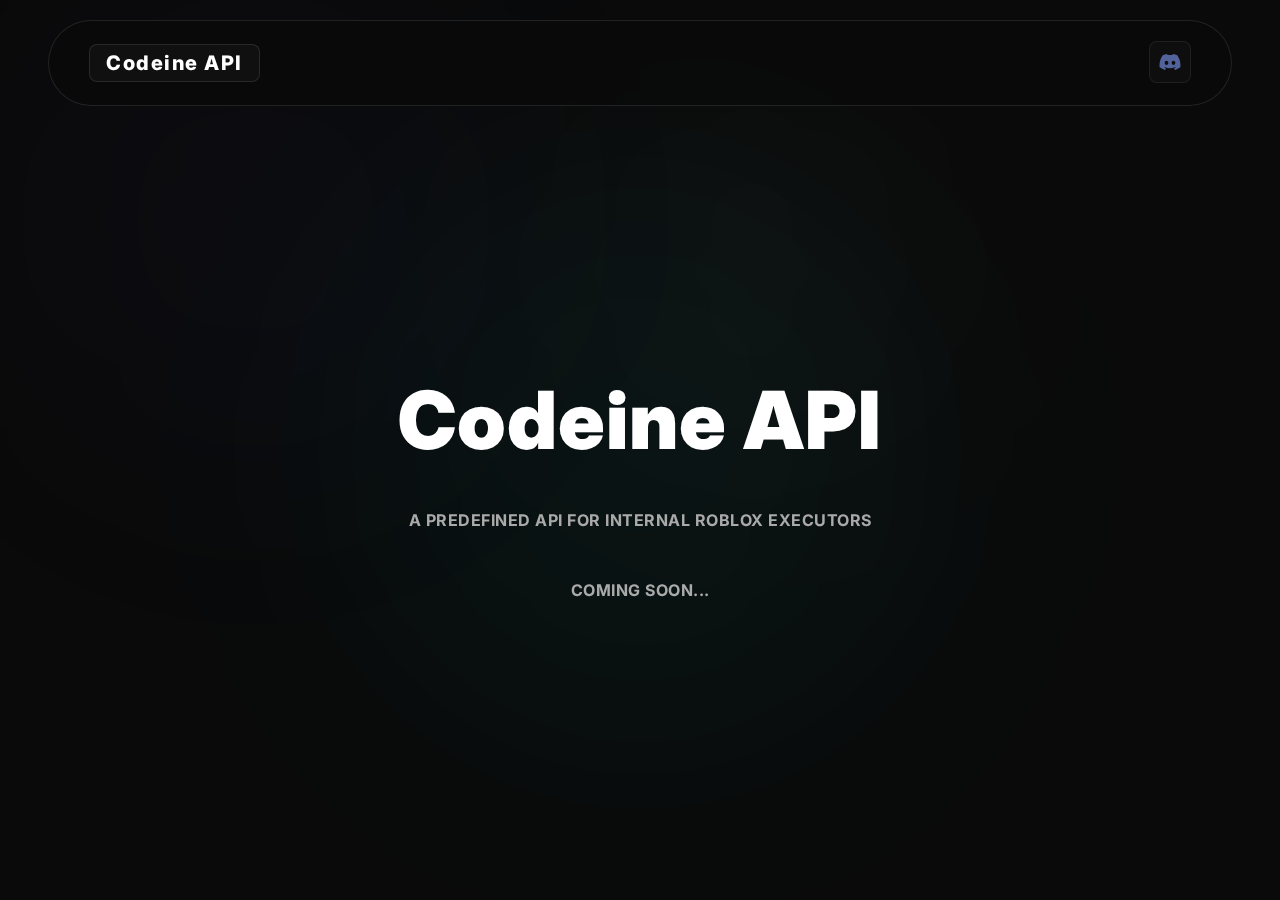
<file: index.html>
<!DOCTYPE html>
<html lang="en">
<head>
    <meta charset="UTF-8">
    <meta name="viewport" content="width=device-width, initial-scale=1.0">
    <title>Codeine API</title>
    <link rel="stylesheet" href="styles.css">
    <link href="https://fonts.googleapis.com/css2?family=Inter:wght@400;700;800;900&display=swap" rel="stylesheet">
    <style>
        /* Body and Basic Styles */
        body {
            font-family: 'Inter', sans-serif;
            margin: 0;
            padding: 0;
            color: white;
            display: flex;
            justify-content: center;
            align-items: center;
            min-height: 100vh;
            overflow: hidden;
        }

        /* Header Styles */
        .header-container {
            position: absolute;
            top: 20px;
            left: 50%;
            transform: translateX(-50%);
            z-index: 10;
        }

        .header {
            display: flex;
            align-items: center;
            gap: 10px; /* Reduced gap to make the logo smaller */
        }

        .logo {
            font-size: 20px; /* Reduced size of the logo text */
            font-weight: 800;
            color: white;
            text-decoration: none;
            letter-spacing: 1.5px;
        }

        .discord-icon {
            width: 24px;
            height: 24px;
            fill: #7289da;
            transition: all 0.3s ease;
        }

        .discord-icon:hover {
            transform: scale(1.1);
        }

        /* Main Container */
        .main-container {
            text-align: center;
            position: relative;
            z-index: 5;
            padding: 0 20px;
        }

        .content-wrapper {
            margin-top: 100px;
        }

        .main-title {
            font-size: 80px; /* Increased size of the main title */
            font-weight: 900;
            letter-spacing: 1px;
            margin-bottom: 20px;
            animation: fadeIn 1.5s ease-in-out;
        }

        .subtitle {
            font-size: 16px; /* Reduced size to fit on one line */
            font-weight: 700;
            color: #aaaaaa;
            margin-bottom: 30px;
            letter-spacing: 0.5px; /* Reduced letter-spacing to help fit the text */
            white-space: nowrap; /* Prevents text from wrapping */
            overflow: hidden; /* Ensures text doesn't overflow */
            text-overflow: ellipsis; /* Adds ellipsis if text overflows */
        }

        .coming-soon {
            font-size: 24px;
            font-weight: 700;
            color: #ff8c00;
            text-transform: uppercase;
            letter-spacing: 3px;
            animation: glowEffect 2s infinite alternate, fadeIn 1.5s ease-in-out;
            display: inline-block;
        }

        @keyframes glowEffect {
            0% {
                text-shadow: 0 0 10px #ff8c00, 0 0 20px #ff8c00, 0 0 30px #ff8c00;
            }
            100% {
                text-shadow: 0 0 20px #ff8c00, 0 0 30px #ff8c00, 0 0 40px #ff8c00;
            }
        }

        @keyframes fadeIn {
            0% {
                opacity: 0;
            }
            100% {
                opacity: 1;
            }
        }
    </style>
</head>
<body>
    <div class="accent-glow glow-1"></div>
    <div class="accent-glow glow-2"></div>
    <div class="accent-glow glow-3"></div>
    
    <div class="header-container">
        <header class="header">
            <a href="/" class="logo">Codeine API</a>
            <a href="https://discord.gg/kxaC2rsp" target="_blank">
                <svg class="discord-icon" fill="currentColor" viewBox="0 0 24 24">
                    <path d="M19.27 5.33C17.94 4.71 16.5 4.26 15 4a.09.09 0 0 0-.07.03c-.18.33-.39.76-.53 1.09a16.09 16.09 0 0 0-4.8 0c-.14-.34-.35-.76-.54-1.09c-.01-.02-.04-.03-.07-.03c-1.5.26-2.93.71-4.27 1.33c-.01 0-.02.01-.03.02c-2.72 4.07-3.47 8.03-3.1 11.95c0 .02.01.04.03.05c1.8 1.32 3.53 2.12 5.24 2.65c.03.01.06 0 .07-.02c.4-.55.76-1.13 1.07-1.74c.02-.04 0-.08-.04-.09c-.57-.22-1.11-.48-1.64-.78c-.04-.02-.04-.08-.01-.11c.11-.08.22-.17.33-.25c.02-.02.05-.02.07-.01c3.44 1.57 7.15 1.57 10.55 0c.02-.01.05-.01.07.01c.11.09.22.17.33.26c.04.03.04.09-.01.11c-.52.31-1.07.56-1.64.78c-.04.01-.05.06-.04.09c.32.61.68 1.19 1.07 1.74c.03.01.06.02.09.01c1.72-.53 3.45-1.33 5.25-2.65c.02-.01.03-.03.03-.05c.44-4.53-.73-8.46-3.1-11.95c-.01-.01-.02-.02-.04-.02zM8.52 14.91c-1.03 0-1.89-.95-1.89-2.12s.84-2.12 1.89-2.12c1.06 0 1.9.96 1.89 2.12c0 1.17-.84 2.12-1.89 2.12zm6.97 0c-1.03 0-1.89-.95-1.89-2.12s.84-2.12 1.89-2.12c1.06 0 1.9.96 1.89 2.12c0 1.17-.83 2.12-1.89 2.12z"/>
                </svg>
            </a>
        </header>
    </div>

    <div class="container main-container">
        <div class="content-wrapper">
            <h1 class="main-title">Codeine API</h1>
            <p class="subtitle">A predefined API for internal Roblox executors</p>
            <p class="subtitle">Coming Soon...</p>
        </div>
    </div>

    <script>
        const glows = document.querySelectorAll('.accent-glow');
        glows.forEach((glow) => {
            glow.style.transform = 'translate(-50%, -50%)';
        });

        document.addEventListener('mousemove', (e) => {
            const mouseX = e.clientX;
            const mouseY = e.clientY;
            const centerX = window.innerWidth / 2;
            const centerY = window.innerHeight / 2;

            glows.forEach((glow, index) => {
                const moveX = (mouseX - centerX) * 0.02 * (index + 1);
                const moveY = (mouseY - centerY) * 0.02 * (index + 1);
                glow.style.transform = `translate(calc(-50% + ${moveX}px), calc(-50% + ${moveY}px))`;
            });
        });
    </script>
</body>
</html>
</file>
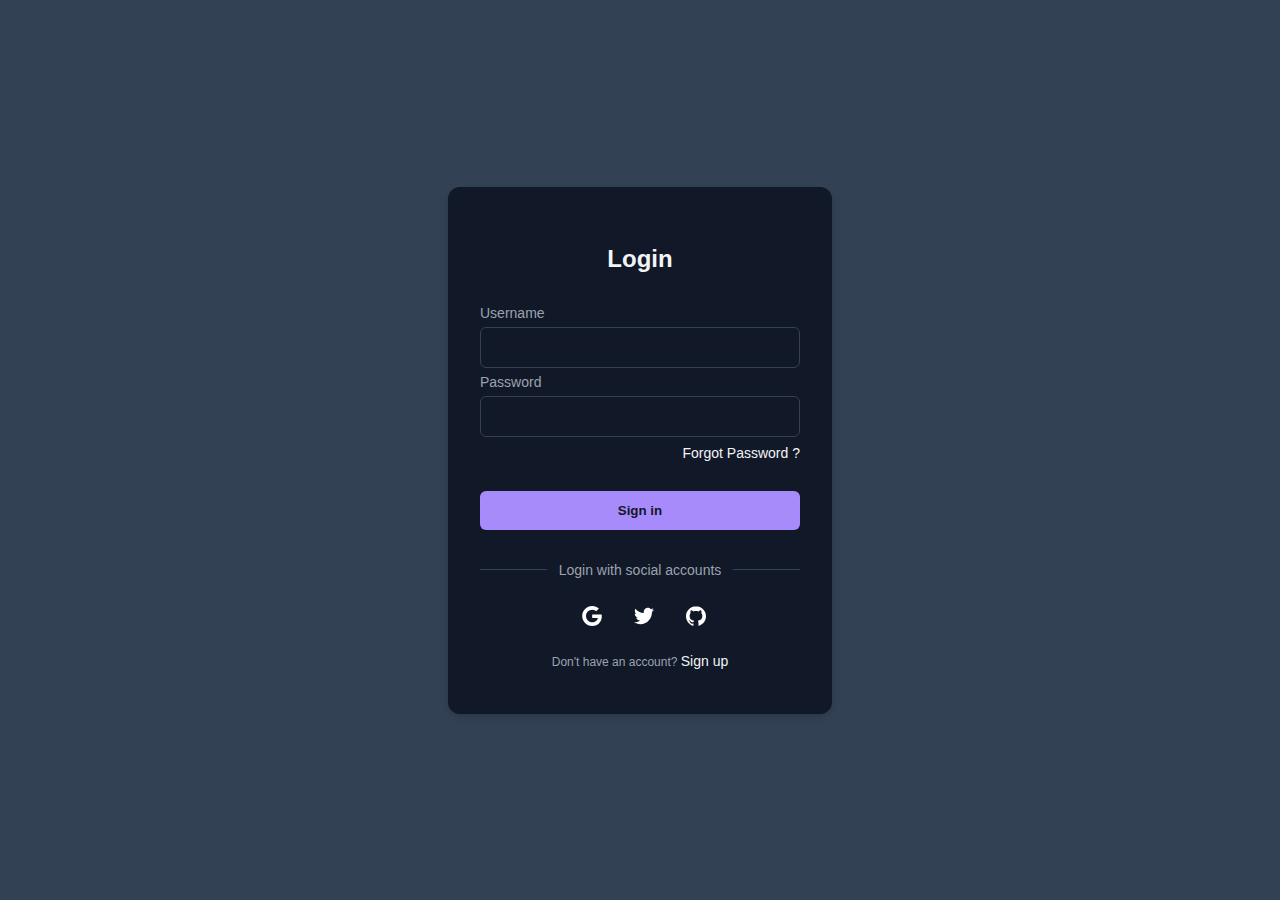
<file: Login.html>
<!DOCTYPE html>
<html lang="en">
<head>
    <meta charset="UTF-8">
    <meta name="viewport" content="width=device-width, initial-scale=1.0">
    <title>Login Form</title>
    <style>
        /* From Uiverse.io by Yaya12085 - with modifications */
        body {
            display: flex;
            justify-content: center;
            align-items: center;
            height: 100vh;
            margin: 0;
            background-color: #334155; /* Darker slate grey background */
            font-family: Arial, sans-serif;
        }
        
        .form-container {
            width: 320px;
            border-radius: 0.75rem;
            background-color: rgba(17, 24, 39, 1);
            padding: 2rem;
            color: rgba(243, 244, 246, 1);
            box-shadow: 0 4px 6px rgba(0, 0, 0, 0.1), 0 1px 3px rgba(0, 0, 0, 0.08);
        }

        .title {
            text-align: center;
            font-size: 1.5rem;
            line-height: 2rem;
            font-weight: 700;
        }

        .form {
            margin-top: 1.5rem;
            display: flex;
            flex-direction: column;
            align-items: center;
        }

        .input-group {
            margin-top: 0.25rem;
            font-size: 0.875rem;
            line-height: 1.25rem;
            width: 100%;
        }

        .input-group label {
            display: block;
            color: rgba(156, 163, 175, 1);
            margin-bottom: 4px;
        }

        .input-group input {
            width: 100%;
            border-radius: 0.375rem;
            border: 1px solid rgba(55, 65, 81, 1);
            outline: 0;
            background-color: rgba(17, 24, 39, 1);
            padding: 0.75rem 1rem;
            color: rgba(243, 244, 246, 1);
            box-sizing: border-box;
        }

        .input-group input:focus {
            border-color: rgba(167, 139, 250);
        }

        .forgot {
            display: flex;
            justify-content: flex-end;
            font-size: 0.75rem;
            line-height: 1rem;
            color: rgba(156, 163, 175,1);
            margin: 8px 0 14px 0;
            width: 100%;
        }

        .forgot a, .signup a {
            color: rgba(243, 244, 246, 1);
            text-decoration: none;
            font-size: 14px;
        }

        .forgot a:hover, .signup a:hover {
            text-decoration: underline rgba(167, 139, 250, 1);
        }

        .sign {
            display: block;
            width: 100%;
            background-color: rgba(167, 139, 250, 1);
            padding: 0.75rem;
            text-align: center;
            color: rgba(17, 24, 39, 1);
            border: none;
            border-radius: 0.375rem;
            font-weight: 600;
            margin-top: 1rem;
        }

        .social-message {
            display: flex;
            align-items: center;
            padding-top: 1rem;
        }

        .line {
            height: 1px;
            flex: 1 1 0%;
            background-color: rgba(55, 65, 81, 1);
        }

        .social-message .message {
            padding-left: 0.75rem;
            padding-right: 0.75rem;
            font-size: 0.875rem;
            line-height: 1.25rem;
            color: rgba(156, 163, 175, 1);
        }

        .social-icons {
            display: flex;
            justify-content: center;
        }

        .social-icons .icon {
            border-radius: 0.125rem;
            padding: 0.75rem;
            border: none;
            background-color: transparent;
            margin-left: 8px;
        }

        .social-icons .icon svg {
            height: 1.25rem;
            width: 1.25rem;
            fill: #fff;
        }

        .signup {
            text-align: center;
            font-size: 0.75rem;
            line-height: 1rem;
            color: rgba(156, 163, 175, 1);
        }
    </style>
</head>
<body>
    <div class="form-container">
        <p class="title">Login</p>
        <form class="form">
            <div class="input-group">
                <label for="username">Username</label>
                <input type="text" name="username" id="username" placeholder="">
            </div>
            <div class="input-group">
                <label for="password">Password</label>
                <input type="password" name="password" id="password" placeholder="">
                <div class="forgot">
                    <a rel="noopener noreferrer" href="#">Forgot Password ?</a>
                </div>
            </div>
            <button class="sign">Sign in</button>
        </form>
        <div class="social-message">
            <div class="line"></div>
            <p class="message">Login with social accounts</p>
            <div class="line"></div>
        </div>
        <div class="social-icons">
            <button aria-label="Log in with Google" class="icon">
                <svg xmlns="http://www.w3.org/2000/svg" viewBox="0 0 32 32" class="w-5 h-5 fill-current">
                    <path d="M16.318 13.714v5.484h9.078c-0.37 2.354-2.745 6.901-9.078 6.901-5.458 0-9.917-4.521-9.917-10.099s4.458-10.099 9.917-10.099c3.109 0 5.193 1.318 6.38 2.464l4.339-4.182c-2.786-2.599-6.396-4.182-10.719-4.182-8.844 0-16 7.151-16 16s7.156 16 16 16c9.234 0 15.365-6.49 15.365-15.635 0-1.052-0.115-1.854-0.255-2.651z"></path>
                </svg>
            </button>
            <button aria-label="Log in with Twitter" class="icon">
                <svg xmlns="http://www.w3.org/2000/svg" viewBox="0 0 32 32" class="w-5 h-5 fill-current">
                    <path d="M31.937 6.093c-1.177 0.516-2.437 0.871-3.765 1.032 1.355-0.813 2.391-2.099 2.885-3.631-1.271 0.74-2.677 1.276-4.172 1.579-1.192-1.276-2.896-2.079-4.787-2.079-3.625 0-6.563 2.937-6.563 6.557 0 0.521 0.063 1.021 0.172 1.495-5.453-0.255-10.287-2.875-13.52-6.833-0.568 0.964-0.891 2.084-0.891 3.303 0 2.281 1.161 4.281 2.916 5.457-1.073-0.031-2.083-0.328-2.968-0.817v0.079c0 3.181 2.26 5.833 5.26 6.437-0.547 0.145-1.131 0.229-1.724 0.229-0.421 0-0.823-0.041-1.224-0.115 0.844 2.604 3.26 4.5 6.14 4.557-2.239 1.755-5.077 2.801-8.135 2.801-0.521 0-1.041-0.025-1.563-0.088 2.917 1.86 6.36 2.948 10.079 2.948 12.067 0 18.661-9.995 18.661-18.651 0-0.276 0-0.557-0.021-0.839 1.287-0.917 2.401-2.079 3.281-3.396z"></path>
                </svg>
            </button>
            <button aria-label="Log in with GitHub" class="icon">
                <svg xmlns="http://www.w3.org/2000/svg" viewBox="0 0 32 32" class="w-5 h-5 fill-current">
                    <path d="M16 0.396c-8.839 0-16 7.167-16 16 0 7.073 4.584 13.068 10.937 15.183 0.803 0.151 1.093-0.344 1.093-0.772 0-0.38-0.009-1.385-0.015-2.719-4.453 0.964-5.391-2.151-5.391-2.151-0.729-1.844-1.781-2.339-1.781-2.339-1.448-0.989 0.115-0.968 0.115-0.968 1.604 0.109 2.448 1.645 2.448 1.645 1.427 2.448 3.744 1.74 4.661 1.328 0.14-1.031 0.557-1.74 1.011-2.135-3.552-0.401-7.287-1.776-7.287-7.907 0-1.751 0.62-3.177 1.645-4.297-0.177-0.401-0.719-2.031 0.141-4.235 0 0 1.339-0.427 4.4 1.641 1.281-0.355 2.641-0.532 4-0.541 1.36 0.009 2.719 0.187 4 0.541 3.043-2.068 4.381-1.641 4.381-1.641 0.859 2.204 0.317 3.833 0.161 4.235 1.015 1.12 1.635 2.547 1.635 4.297 0 6.145-3.74 7.5-7.296 7.891 0.556 0.479 1.077 1.464 1.077 2.959 0 2.14-0.020 3.864-0.020 4.385 0 0.416 0.28 0.916 1.104 0.755 6.4-2.093 10.979-8.093 10.979-15.156 0-8.833-7.161-16-16-16z"></path>
                </svg>
            </button>
        </div>
        <p class="signup">Don't have an account?
            <a rel="noopener noreferrer" href="#" class="">Sign up</a>
        </p>
    </div>
</body>
</html>
</file>
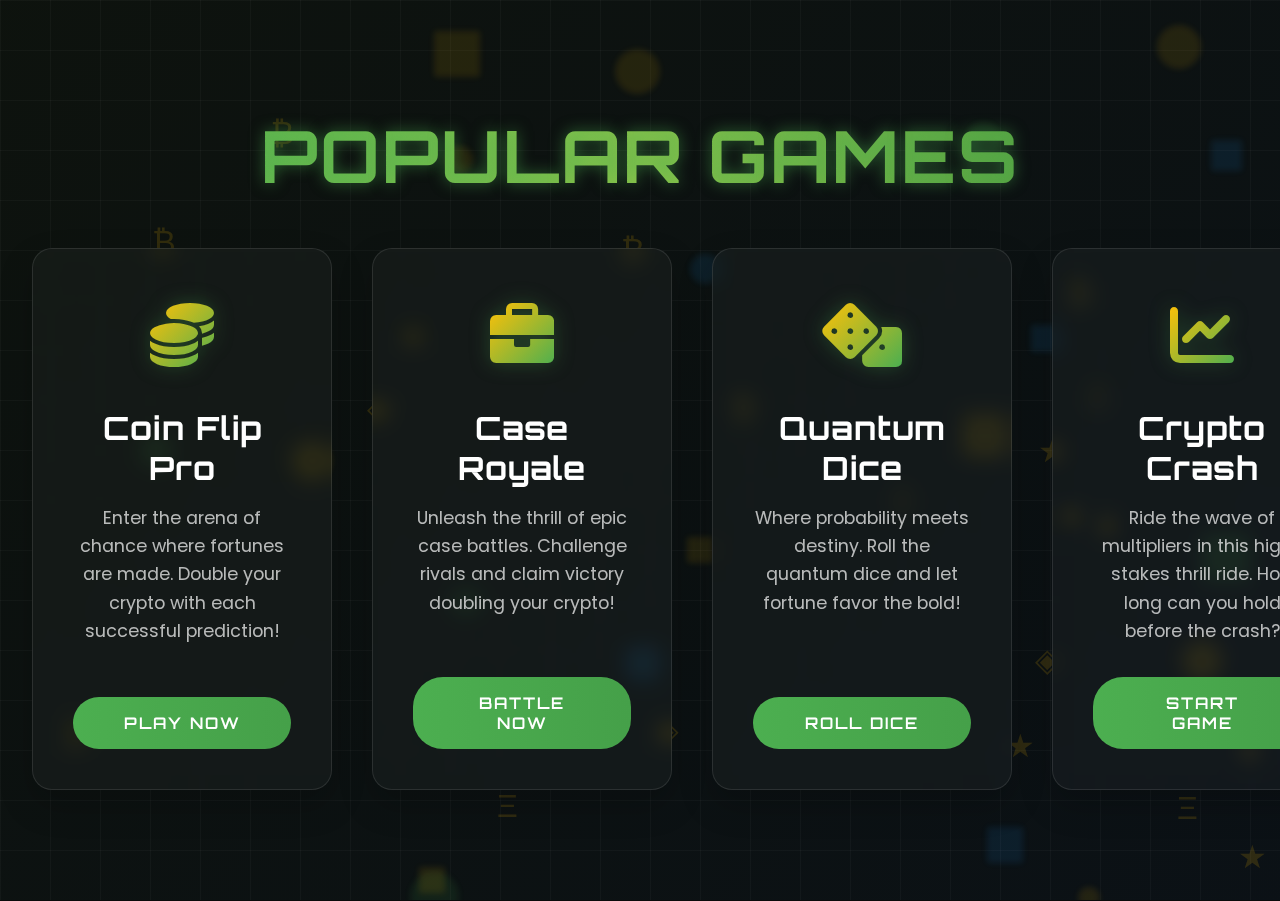
<file: play.html>
<!DOCTYPE html>
<html>
<head>
<link href="https://cdnjs.cloudflare.com/ajax/libs/font-awesome/6.0.0/css/all.min.css" rel="stylesheet">
<style>
    @import url('https://fonts.googleapis.com/css2?family=Poppins:wght@300;400;600;700&family=Orbitron:wght@400;500;700&display=swap');

    * {
        margin: 0;
        padding: 0;
        box-sizing: border-box;
    }

    body {
        font-family: 'Poppins', sans-serif;
        background: #0a0a0a;
        color: #ffffff;
        overflow-x: hidden;
    }

    /* Games Section Styles */
    .games-section {
        min-height: 100vh;
        padding: 4rem 2rem;
        position: relative;
        overflow: hidden;
        background: 
            linear-gradient(135deg, rgba(76, 175, 80, 0.05) 0%, rgba(33, 150, 243, 0.05) 100%),
            #0a0a0a;
        display: flex;
        flex-direction: column;
        justify-content: center;
    }

    .games-section h2 {
        text-align: center;
        font-size: 4.5rem;
        font-family: 'Orbitron', sans-serif;
        margin-bottom: 3rem;
        position: relative;
        z-index: 2;
        background: linear-gradient(90deg, #4CAF50, #8BC34A, #388E3C);
        -webkit-background-clip: text;
        -webkit-text-fill-color: transparent;
        text-shadow: 0 0 15px rgba(76, 175, 80, 0.5);
        letter-spacing: 2px;
        position: relative;
        display: inline-block;
        left: 50%;
        transform: translateX(-50%);
        animation: pulseTextShadow 2s infinite;
    }

    @keyframes pulseTextShadow {
        0%, 100% {
            text-shadow: 0 0 15px rgba(76, 175, 80, 0.5), 0 0 30px rgba(56, 142, 60, 0.7);
        }
        50% {
            text-shadow: 0 0 20px rgba(76, 175, 80, 0.7), 0 0 40px rgba(56, 142, 60, 1);
        }
    }

    .game-grid {
        display: grid;
        grid-template-columns: repeat(auto-fit, minmax(300px, 1fr));
        gap: 2.5rem;
        max-width: 1400px;
        margin: 0 auto;
        position: relative;
        z-index: 2;
    }

    .game-card {
        background: rgba(255, 255, 255, 0.03);
        border-radius: 20px;
        padding: 2.5rem;
        text-align: center;
        transition: all 0.4s cubic-bezier(0.175, 0.885, 0.32, 1.275);
        position: relative;
        overflow: hidden;
        backdrop-filter: blur(10px);
        border: 1px solid rgba(255, 255, 255, 0.1);
        box-shadow: 0 15px 35px rgba(0, 0, 0, 0.2);
        display: flex;
        flex-direction: column;
        justify-content: space-between;
        height: 100%;
    }

    .game-card::before {
        content: '';
        position: absolute;
        top: 0;
        left: 0;
        right: 0;
        bottom: 0;
        background: radial-gradient(circle at 50% 0%, rgba(76, 175, 80, 0.1), transparent 70%);
        opacity: 0;
        transition: opacity 0.3s ease;
    }

    .game-card:hover::before {
        opacity: 1;
    }

    .game-card:hover {
        transform: translateY(-15px) scale(1.02);
        box-shadow: 0 20px 40px rgba(0, 0, 0, 0.3),
                    0 0 30px rgba(76, 175, 80, 0.2);
    }

    .game-icon {
        font-size: 4rem;
        margin-bottom: 1.5rem;
        transition: all 0.4s ease;
        position: relative;
    }

    .game-icon i {
        background: linear-gradient(135deg, #FFC107, #4CAF50);
        -webkit-background-clip: text;
        -webkit-text-fill-color: transparent;
        filter: drop-shadow(0 0 10px rgba(76, 175, 80, 0.3));
    }

    .game-card:hover .game-icon {
        transform: scale(1.1) rotate(5deg);
        filter: drop-shadow(0 0 20px rgba(76, 175, 80, 0.5));
    }

    .game-card h3 {
        font-size: 2rem;
        font-family: 'Orbitron', sans-serif;
        color: #ffffff;
        margin-bottom: 1rem;
        letter-spacing: 1px;
    }

    .game-card p {
        color: rgba(255, 255, 255, 0.7);
        margin-bottom: 2rem;
        font-size: 1.1rem;
        line-height: 1.6;
        flex-grow: 1;
    }

    .play-button {
        display: inline-block;
        padding: 1rem 2.5rem;
        background: linear-gradient(90deg, #4CAF50, #45a049);
        color: #ffffff;
        text-decoration: none;
        border-radius: 30px;
        transition: all 0.3s ease;
        position: relative;
        overflow: hidden;
        font-weight: 600;
        text-transform: uppercase;
        letter-spacing: 2px;
        font-family: 'Orbitron', sans-serif;
        cursor: pointer;
    }

    .play-button::before {
        content: '';
        position: absolute;
        top: 0;
        left: -100%;
        width: 100%;
        height: 100%;
        background: linear-gradient(90deg, transparent, rgba(255,255,255,0.3), transparent);
        transition: left 0.6s ease;
    }

    .play-button:hover::before {
        left: 100%;
    }

    .play-button:hover {
        transform: translateY(-2px);
        box-shadow: 0 5px 20px rgba(76, 175, 80, 0.4);
    }

    .play-button:active {
        background: linear-gradient(90deg, #45a049, #4CAF50);
        box-shadow: none;
    }

    /* Cool Background Elements */
    .background-elements {
        position: fixed;
        top: 0;
        left: 0;
        width: 100%;
        height: 100%;
        overflow: hidden;
        z-index: 1;
        pointer-events: none;
    }

    .floating-shape {
        position: absolute;
        opacity: 0.1;
        filter: blur(3px);
        animation: float 15s infinite alternate;
    }

    .crypto-symbol {
        font-size: 2rem;
        color: #FFC107;
        position: absolute;
        opacity: 0.15;
        animation: floatShade 20s infinite alternate;
    }

    @keyframes float {
        0%, 100% { transform: translateY(0) rotate(0deg); }
        50% { transform: translateY(-20px) rotate(5deg); }
    }

    @keyframes floatShade {
        0%, 100% { transform: translateY(0px) rotate(-10deg); opacity: 0.1;}
        50% { transform: translateY(-10px) rotate(10deg); opacity: 0.15; }
    }

    @keyframes pulse {
        0%, 100% { transform: scale(1); opacity: 0.1; }
        50% { transform: scale(1.1); opacity: 0.15; }
    }

    /* Particle Animation on Hover */
    .particle-effect {
        position: absolute;
        border-radius: 50%;
        pointer-events: none;
        background: rgba(255, 255, 255, 0.15);
        animation: particle-move 1s ease-out forwards;
    }

    @keyframes particle-move {
        to {
            transform: translateX(200px) scale(0);
            opacity: 0;
        }
    }

    /* Grid Lines */
    .grid-lines {
        position: fixed;
        top: 0;
        left: 0;
        width: 100%;
        height: 100%;
        background: 
            linear-gradient(90deg, rgba(255,255,255,0.03) 1px, transparent 1px),
            linear-gradient(rgba(255,255,255,0.03) 1px, transparent 1px);
        background-size: 50px 50px;
        z-index: 1;
    }

    /* Responsive Design */
    @media (max-width: 768px) {
        .games-section h2 {
            font-size: 3rem;
        }
        
        .game-grid {
            grid-template-columns: 1fr;
        }

        .game-card {
            padding: 2rem;
        }
    }
</style>
</head>
<body>

<div class="grid-lines"></div>

<section class="games-section">
    <h2 data-text="POPULAR GAMES">POPULAR GAMES</h2>
    <div class="game-grid">
        <div class="game-card">
            <div class="game-icon"><i class="fas fa-coins"></i></div>
            <h3>Coin Flip Pro</h3>
            <p>Enter the arena of chance where fortunes are made. Double your crypto with each successful prediction!</p>
            <a href="#" class="play-button ripple">Play Now</a>
        </div>
        <div class="game-card">
            <div class="game-icon"><i class="fas fa-briefcase"></i></div>
            <h3>Case Royale</h3>
            <p>Unleash the thrill of epic case battles. Challenge rivals and claim victory doubling your crypto!</p>
            <a href="#" class="play-button ripple">Battle Now</a>
        </div>
        <div class="game-card">
            <div class="game-icon"><i class="fas fa-dice"></i></div>
            <h3>Quantum Dice</h3>
            <p>Where probability meets destiny. Roll the quantum dice and let fortune favor the bold!</p>
            <a href="#" class="play-button ripple">Roll Dice</a>
        </div>
        <div class="game-card">
            <div class="game-icon"><i class="fas fa-chart-line"></i></div>
            <h3>Crypto Crash</h3>
            <p>Ride the wave of multipliers in this high-stakes thrill ride. How long can you hold before the crash?</p>
            <a href="#" class="play-button ripple">Start Game</a>
        </div>
    </div>
</section>

<div class="background-elements" id="backgroundElements"></div>

<script>
// Create floating background elements
function createBackgroundElements() {
    const container = document.getElementById('backgroundElements');
    const elements = 20;

    for (let i = 0; i < elements; i++) {
        // Create crypto symbols
        const symbol = document.createElement('div');
        symbol.className = 'crypto-symbol';
        symbol.innerHTML = ['₿', 'Ξ', '◈', '★'][Math.floor(Math.random() * 4)];
        symbol.style.left = `${Math.random() * 100}%`;
        symbol.style.top = `${Math.random() * 100}%`;
        container.appendChild(symbol);

        // Create geometric shapes
        const shape = document.createElement('div');
        shape.className = 'floating-shape';
        shape.style.left = `${Math.random() * 100}%`;
        shape.style.top = `${Math.random() * 100}%`;
        shape.style.width = `${20 + Math.random() * 30}px`;
        shape.style.height = shape.style.width;
        shape.style.backgroundColor = ['#4CAF50', '#FFC107', '#2196F3'][Math.floor(Math.random() * 3)];
        shape.style.borderRadius = Math.random() > 0.5 ? '50%' : '0';
        container.appendChild(shape);
    }

    floatingParticles();
}

// Particles effect on button click
document.querySelectorAll('.ripple').forEach(button => {
    button.addEventListener('click', e => {
        let x = e.clientX - e.target.offsetLeft;
        let y = e.clientY - e.target.offsetTop;
        let particleElement = document.createElement('div');
        particleElement.className = 'particle-effect';
        particleElement.style.left = `${x}px`;
        particleElement.style.top = `${y}px`;
        e.target.appendChild(particleElement);

        setTimeout(() => particleElement.remove(), 1000);
    });
});

// Floating star-like particles function
function floatingParticles() {
    for (let i = 0; i < 100; i++) {
        const star = document.createElement('i');
        star.classList.add('floating-shape');
        star.style.width = '2px';
        star.style.height = '2px';
        star.style.position = 'absolute';
        star.style.left = `${Math.random() * window.innerWidth}px`;
        star.style.top = `${Math.random() * window.innerHeight}px`;
        star.style.background = 'rgba(255, 255, 255, 0.3)';
        star.style.animation = `pulse ${3 + Math.random() * 5}s infinite`;
        document.body.appendChild(star);
    }
}

// Initialize background elements
createBackgroundElements();
</script>

</body>
</html>
</file>
<file: styles.css>
:root {
    --bg-dark: #0A0A0A;
    --accent: #00F5FF;
    --text: #FFFFFF;
    --glass: rgba(255, 255, 255, 0.03);
    --border: rgba(255, 255, 255, 0.1);
}

body {
    margin: 0;
    padding: 0;
    min-height: 100vh;
    background: var(--bg-dark);
    color: var(--text);
    font-family: 'Inter', sans-serif;
    line-height: 1;
    overflow-x: hidden;
    -ms-overflow-style: none;  /* IE and Edge */
    scrollbar-width: none;  /* Firefox */
}

body::-webkit-scrollbar {
    display: none;
}

.header-container {
    position: fixed;
    top: 2.5rem;
    left: 50%;
    transform: translateX(-50%);
    width: calc(100% - 6rem);
    max-width: 1600px;
    z-index: 100;
}

.header {
    background: rgba(10, 10, 10, 0.75);
    backdrop-filter: blur(10px);
    -webkit-backdrop-filter: blur(10px);
    border: 1px solid rgba(255, 255, 255, 0.1);
    border-radius: 100px;
    padding: 1.25rem 2.5rem;
    display: flex;
    justify-content: space-between;
    align-items: center;
    position: relative;
}

.header-left {
    display: flex;
    align-items: center;
    gap: 2rem;
    flex: 1;
}

.header-nav {
    position: absolute;
    left: 50%;
    transform: translateX(-50%);
    display: flex;
    gap: 1.5rem;
}

.nav-link {
    color: rgba(255, 255, 255, 0.7);
    text-decoration: none;
    font-size: 0.95rem;
    font-weight: 500;
    transition: all 0.3s ease;
    padding: 0.5rem 0.75rem;
    border-radius: 8px;
}

.nav-link:hover {
    color: var(--text);
    background: rgba(255, 255, 255, 0.05);
}

.logo {
    font-size: 1.25rem;
    font-weight: 800;
    letter-spacing: -0.03em;
    color: var(--text);
    text-decoration: none;
    position: relative;
    padding: 0.5rem 1rem;
    background: rgba(255, 255, 255, 0.03);
    border: 1px solid rgba(255, 255, 255, 0.1);
    border-radius: 8px;
    transition: all 0.3s ease;
}

.logo:hover {
    background: rgba(255, 255, 255, 0.05);
    border-color: rgba(0, 245, 255, 0.3);
}

.discord-icon {
    width: 20px;
    height: 20px;
    color: white;
    opacity: 0.7;
    transition: all 0.3s ease;
    padding: 0.5rem;
    background: rgba(255, 255, 255, 0.03);
    border: 1px solid rgba(255, 255, 255, 0.1);
    border-radius: 8px;
}

.discord-icon:hover {
    opacity: 1;
    background: rgba(255, 255, 255, 0.05);
    border-color: rgba(0, 245, 255, 0.3);
    transform: translateY(-1px);
}

.container {
    display: flex;
    flex-direction: column;
    align-items: center;
    justify-content: center;
    min-height: 100vh;
    padding: 8rem 2rem 2rem 2rem;
    position: relative;
    box-sizing: border-box;
}

.main-container {
    padding-top: 0;
    position: relative;
    max-width: 1200px;
    margin: 0 auto;
    padding-bottom: 2rem;
}

.content-wrapper {
    display: flex;
    flex-direction: column;
    align-items: center;
    gap: 1.5rem;
    padding: 0 1rem;
}

.main-title {
    font-size: clamp(2.5rem, 10vw, 7rem);
    font-weight: 900;
    text-align: center;
    margin: 0;
    line-height: 1.2;
    letter-spacing: -0.02em;
    color: white;
    animation: fadeIn 1s ease-out;
    position: relative;
    z-index: 2;
}

.subtitle {
    font-size: clamp(0.875rem, 2vw, 1.1rem);
    font-weight: 500;
    color: rgba(255, 255, 255, 0.7);
    text-align: center;
    max-width: 600px;
    letter-spacing: 0.2em;
    text-transform: uppercase;
    margin: 0;
    position: relative;
    z-index: 2;
}

.background-grid {
    position: fixed;
    top: 0;
    left: 0;
    width: 100%;
    height: 100%;
    background-image: 
        linear-gradient(rgba(255, 255, 255, 0.02) 1px, transparent 1px),
        linear-gradient(90deg, rgba(255, 255, 255, 0.02) 1px, transparent 1px);
    background-size: 60px 60px;
    pointer-events: none;
    z-index: -1;
}

.accent-glow {
    position: fixed;
    pointer-events: none;
    border-radius: 50%;
    filter: blur(120px);
    transition: transform 0.5s ease-out;
}

.glow-1 {
    width: 600px;
    height: 600px;
    background: rgba(0, 245, 255, 0.04);
    top: 50%;
    left: 50%;
    transform: translate(-50%, -50%);
}

.glow-2 {
    width: 400px;
    height: 400px;
    background: rgba(255, 255, 255, 0.02);
    top: 30%;
    right: 10%;
}

.glow-3 {
    width: 500px;
    height: 500px;
    background: rgba(108, 99, 255, 0.03);
    bottom: 20%;
    left: 20%;
}

.interactive-bg {
    position: fixed;
    top: 0;
    left: 0;
    width: 100%;
    height: 100%;
    z-index: 1;
    pointer-events: none;
}

.floating-element {
    position: absolute;
    border-radius: 50%;
    background: var(--glass);
    border: 1px solid var(--border);
    opacity: 0.1;
    transition: transform 0.3s ease-out;
}

.floating-element-1 {
    width: 300px;
    height: 300px;
    top: 20%;
    left: 10%;
}

.floating-element-2 {
    width: 200px;
    height: 200px;
    bottom: 15%;
    right: 15%;
}

.floating-element-3 {
    width: 150px;
    height: 150px;
    top: 40%;
    right: 25%;
}

/* Thank you page specific styles */
.thank-you-container {
    max-width: 900px;
    width: 100%;
    padding: 2rem 3rem;
    background: rgba(255, 255, 255, 0.02);
    border: 1px solid rgba(255, 255, 255, 0.05);
    border-radius: 24px;
    text-align: center;
    animation: fadeIn 0.5s ease-out;
    margin: auto;
    box-sizing: border-box;
    position: relative;
    backdrop-filter: blur(20px);
    -webkit-backdrop-filter: blur(20px);
}

.thank-you-container h1 {
    font-size: clamp(2.25rem, 5vw, 3.25rem);
    font-weight: 900;
    margin-bottom: 1.25rem;
    letter-spacing: -0.02em;
    color: white;
    line-height: 1.2;
}

.instruction-dropdown {
    margin-top: 1.25rem;
    width: 100%;
}

.dropdown-trigger {
    width: 100%;
    background: rgba(255, 255, 255, 0.03);
    border: 1px solid rgba(255, 255, 255, 0.1);
    padding: 1.5rem 2rem;
    border-radius: 16px;
    color: rgba(255, 255, 255, 0.8);
    font-family: 'Inter', sans-serif;
    font-size: 1rem;
    font-weight: 500;
    cursor: pointer;
    display: flex;
    justify-content: space-between;
    align-items: center;
    transition: all 0.3s cubic-bezier(0.4, 0, 0.2, 1);
    box-shadow: 0 2px 15px rgba(0, 0, 0, 0.1);
}

.dropdown-trigger:hover {
    background: rgba(255, 255, 255, 0.05);
    color: var(--text);
    transform: translateY(-1px);
    box-shadow: 0 4px 20px rgba(0, 0, 0, 0.15);
}

.dropdown-trigger.active {
    border-color: var(--accent);
    color: var(--text);
    background: rgba(0, 245, 255, 0.03);
    box-shadow: 0 0 20px rgba(0, 245, 255, 0.1);
}

.chevron {
    width: 18px;
    height: 18px;
    transition: transform 0.25s cubic-bezier(0.4, 0, 0.2, 1);
    stroke: var(--accent);
    opacity: 0.8;
}

.chevron.open {
    transform: rotate(180deg);
}

.instruction-steps {
    max-height: 0;
    overflow: hidden;
    transition: all 0.25s cubic-bezier(0.4, 0, 0.2, 1);
    opacity: 0;
    transform: translateY(-4px);
}

.instruction-steps.open {
    max-height: 400px;
    opacity: 1;
    transform: translateY(0);
    margin-top: 0.75rem;
}

.step {
    display: flex;
    align-items: center;
    gap: 0.75rem;
    padding: 0.75rem 1rem;
    margin-bottom: 0.5rem;
    min-height: 20px;
    background: rgba(255, 255, 255, 0.02);
    border: 1px solid rgba(255, 255, 255, 0.05);
    border-radius: 12px;
    transition: all 0.3s cubic-bezier(0.4, 0, 0.2, 1);
    box-shadow: 0 2px 10px rgba(0, 0, 0, 0.1);
}

.step:hover {
    background: rgba(255, 255, 255, 0.03);
    border-color: rgba(0, 245, 255, 0.1);
    transform: translateY(-1px);
    box-shadow: 0 4px 20px rgba(0, 245, 255, 0.05);
}

.step-number {
    font-size: 0.9rem;
    font-weight: 700;
    color: var(--accent);
    opacity: 0.9;
    min-width: 28px;
    height: 28px;
    display: flex;
    align-items: center;
    justify-content: center;
    background: rgba(0, 245, 255, 0.1);
    border-radius: 6px;
    padding: 0.2rem;
    transition: all 0.3s cubic-bezier(0.4, 0, 0.2, 1);
    box-shadow: 0 0 15px rgba(0, 245, 255, 0.1);
}

.step:hover .step-number {
    background: rgba(0, 245, 255, 0.15);
    box-shadow: 0 0 20px rgba(0, 245, 255, 0.2);
}

.step p {
    margin: 0;
    font-size: 0.95rem;
    line-height: 1.4;
    color: rgba(255, 255, 255, 0.8);
    text-align: left;
    display: flex;
    align-items: center;
    gap: 0.35rem;
}

.step:hover p {
    color: rgba(255, 255, 255, 0.95);
}

.step p .discord-link {
    display: inline-flex;
    align-items: center;
    height: 100%;
}

.discord-link {
    color: var(--accent);
    text-decoration: none;
    font-weight: 600;
    position: relative;
    transition: all 0.2s cubic-bezier(0.4, 0, 0.2, 1);
    padding: 0.2em 0.3em;
    margin-left: -0.1em;
    border-radius: 4px;
}

.discord-link:hover {
    background: rgba(0, 245, 255, 0.05);
    color: var(--accent);
}

@keyframes fadeIn {
    from { 
        opacity: 0; 
        transform: translateY(10px); 
    }
    to { 
        opacity: 1; 
        transform: translateY(0); 
    }
}

@media (max-width: 768px) {
    .header-container {
        width: calc(100% - 2rem);
        top: 1rem;
    }

    .header {
        padding: 1rem 1.5rem;
    }

    .container {
        padding: 6rem 1rem 1rem 1rem;
    }
    
    .thank-you-container {
        padding: 3rem 1.5rem;
    }

    .header-nav {
        display: none; 
    }
}

@media (max-height: 600px) {
    .accent-glow {
        opacity: 0.5;
    }
}

.faq-container {
    max-width: 1600px;
    margin: 0 auto;
    padding: 8rem 3rem 4rem;
}

.faq-title {
    font-size: clamp(2rem, 4vw, 2.75rem);
    font-weight: 800;
    text-align: center;
    margin-bottom: 2.5rem;
    color: white;
    letter-spacing: -0.02em;
    line-height: 1.2;
    position: relative;
}

.faq-title::after {
    content: '';
    position: absolute;
    bottom: -0.75rem;
    left: 50%;
    transform: translateX(-50%);
    width: 40px;
    height: 2px;
    background: var(--accent);
    opacity: 0.5;
}

.faq-sections {
    display: flex;
    flex-direction: column;
    gap: 3rem;
}

.faq-section {
    background: rgba(255, 255, 255, 0.02);
    border: 1px solid rgba(255, 255, 255, 0.05);
    border-radius: 24px;
    padding: 2.5rem;
    backdrop-filter: blur(20px);
    -webkit-backdrop-filter: blur(20px);
}

.section-title {
    font-size: 1.5rem;
    font-weight: 800;
    margin-bottom: 1.5rem;
    color: white;
    letter-spacing: -0.01em;
}

.faq-items {
    display: flex;
    flex-direction: column;
    gap: 1rem;
}

.faq-item {
    border: 1px solid rgba(255, 255, 255, 0.05);
    border-radius: 16px;
    overflow: hidden;
}

.faq-trigger {
    width: 100%;
    background: rgba(255, 255, 255, 0.03);
    border: none;
    padding: 1.25rem;
    color: rgba(255, 255, 255, 0.8);
    font-family: 'Inter', sans-serif;
    font-size: 1rem;
    text-align: left;
    cursor: pointer;
    display: flex;
    justify-content: space-between;
    align-items: center;
    transition: all 0.3s cubic-bezier(0.4, 0, 0.2, 1);
}

.faq-trigger:hover {
    background: rgba(255, 255, 255, 0.04);
}

.faq-content {
    max-height: 0;
    overflow: hidden;
    transition: all 0.25s cubic-bezier(0.4, 0, 0.2, 1);
    background: rgba(255, 255, 255, 0.01);
    padding: 0 1.25rem;
    opacity: 0;
    transform: translateY(-4px);
}

.faq-item.open .faq-content {
    max-height: 1000px;
    padding: 1.25rem;
    opacity: 1;
    transform: translateY(0);
}

.feature-list {
    list-style: none;
    padding: 0;
    margin: 0;
    display: grid;
    gap: 0.75rem;
}

.feature-list li {
    display: flex;
    align-items: center;
    gap: 0.75rem;
    color: rgba(255, 255, 255, 0.8);
}

.feature-list li::before {
    content: "•";
    color: var(--accent);
    font-size: 1.5em;
}

.tutorial-steps {
    display: flex;
    flex-direction: column;
    gap: 0.75rem;
}

.tutorial-step {
    display: flex;
    align-items: center;
    gap: 0.75rem;
    padding: 0.75rem;
    background: rgba(255, 255, 255, 0.02);
    border-radius: 12px;
    border: 1px solid rgba(255, 255, 255, 0.05);
}

@media (max-width: 768px) {
    .faq-container {
        padding: 7rem 1rem 2rem;
    }
    
    .faq-section {
        padding: 1.5rem;
    }
}

/* Status Modules */
.status-modules {
    display: none;
}

/* Quick Links */
.quick-links {
    display: none;
}

/* Section Headers */
.section-header {
    display: flex;
    justify-content: space-between;
    align-items: center;
    margin-bottom: 2.5rem;
    padding-bottom: 1.5rem;
    border-bottom: 1px solid rgba(255, 255, 255, 0.05);
}

.section-subtitle {
    color: rgba(255, 255, 255, 0.5);
    font-size: 0.9rem;
}

/* Features Grid */
.features-grid {
    display: grid;
    grid-template-columns: repeat(2, 1fr);
    gap: 2rem;
    margin-bottom: 2.5rem;
    max-width: 1000px;
    margin-left: auto;
    margin-right: auto;
}

.feature-card {
    background: rgba(255, 255, 255, 0.02);
    border: 1px solid rgba(255, 255, 255, 0.05);
    border-radius: 20px;
    padding: 2rem;
    transition: all 0.3s ease;
}

.feature-card:hover {
    transform: translateY(-2px);
    background: rgba(255, 255, 255, 0.03);
    border-color: rgba(0, 245, 255, 0.1);
}

.feature-icon {
    width: 32px;
    height: 32px;
    color: var(--accent);
    opacity: 0.8;
    margin-bottom: 1rem;
    stroke-width: 1.5px;
}

.feature-card:hover .feature-icon {
    opacity: 1;
}

.feature-card h3 {
    font-size: 1.25rem;
    font-weight: 700;
    color: white;
    margin-bottom: 0.5rem;
}

.feature-card p {
    color: rgba(255, 255, 255, 0.6);
    margin: 0;
    line-height: 1.5;
}

/* Support Section */
.status-indicator {
    display: flex;
    align-items: center;
    gap: 0.5rem;
    padding: 0.5rem 1rem;
    background: rgba(0, 255, 0, 0.05);
    border-radius: 100px;
    font-size: 0.9rem;
    color: rgba(255, 255, 255, 0.8);
    border: 1px solid rgba(0, 255, 0, 0.1);
}

.status-dot {
    width: 8px;
    height: 8px;
    background: rgba(0, 255, 0, 0.8);
    border-radius: 50%;
    animation: pulse 2s infinite;
    box-shadow: 0 0 10px rgba(0, 255, 0, 0.3);
}

.support-grid {
    display: grid;
    grid-template-columns: repeat(2, 1fr);
    gap: 2.5rem;
    margin-bottom: 2.5rem;
}

.support-card {
    background: rgba(255, 255, 255, 0.02);
    border: 1px solid rgba(255, 255, 255, 0.05);
    border-radius: 20px;
    padding: 2rem;
    text-align: center;
    transition: all 0.3s cubic-bezier(0.4, 0, 0.2, 1);
    display: flex;
    flex-direction: column;
    align-items: center;
    gap: 1rem;
    min-height: 250px;
}

.support-card:hover {
    transform: translateY(-2px);
    background: rgba(255, 255, 255, 0.03);
    border-color: rgba(0, 245, 255, 0.1);
    box-shadow: 0 4px 30px rgba(0, 0, 0, 0.2);
}

.support-card h3 {
    font-size: 1.25rem;
    font-weight: 700;
    color: white;
    margin: 0;
}

.support-button {
    display: inline-flex;
    align-items: center;
    justify-content: center;
    padding: 0.75rem 2rem;
    width: 180px;
    background: rgba(0, 245, 255, 0.1);
    color: var(--accent);
    border-radius: 12px;
    text-decoration: none;
    font-weight: 600;
    margin-top: auto;
    transition: all 0.3s cubic-bezier(0.4, 0, 0.2, 1);
    border: 1px solid rgba(0, 245, 255, 0.2);
}

.support-button:hover {
    transform: translateY(-2px);
    background: rgba(0, 245, 255, 0.15);
    border-color: rgba(0, 245, 255, 0.3);
    box-shadow: 0 4px 20px rgba(0, 245, 255, 0.15);
}

.support-button.secondary {
    background: rgba(255, 255, 255, 0.03);
    color: var(--text);
    border: 1px solid rgba(255, 255, 255, 0.1);
}

.support-button.secondary:hover {
    background: rgba(255, 255, 255, 0.05);
    border-color: rgba(255, 255, 255, 0.2);
    box-shadow: 0 4px 20px rgba(0, 0, 0, 0.2);
}

.support-card p {
    color: rgba(255, 255, 255, 0.5);
    font-size: 0.95rem;
    line-height: 1.5;
    margin: 0;
    max-width: 250px;
}

@keyframes pulse {
    0% { opacity: 1; }
    50% { opacity: 0.5; }
    100% { opacity: 1; }
}

@media (max-width: 768px) {
    .stats-grid {
        grid-template-columns: 1fr;
    }
    
    .section-header {
        flex-direction: column;
        align-items: flex-start;
        gap: 0.5rem;
    }
    
    .quick-links {
        justify-content: center;
    }
}

html {
    scroll-behavior: smooth;
}

.discord-large {
    width: 40px;
    height: 40px;
    color: rgba(255, 255, 255, 0.2);
    opacity: 1;
    margin-bottom: 0.5rem;
}

.docs-icon {
    width: 40px;
    height: 40px;
    color: rgba(255, 255, 255, 0.2);
    opacity: 1;
    stroke-width: 2.5px;
    margin-bottom: 0.5rem;
}

.support-card:hover .docs-icon {
    opacity: 1;
}

.feature-card h3 {
    font-size: 1.25rem;
    font-weight: 700;
    color: white;
    margin-bottom: 0.5rem;
}

.quick-link {
    padding: 0.75rem 1.5rem;
    background: rgba(255, 255, 255, 0.03);
    border: 1px solid rgba(255, 255, 255, 0.05);
    border-radius: 100px;
    color: var(--text);
    text-decoration: none;
    transition: all 0.3s ease;
    font-weight: 500;
}

.quick-link:hover {
    background: rgba(255, 255, 255, 0.05);
    border-color: rgba(0, 245, 255, 0.2);
    transform: translateY(-1px);
    box-shadow: 0 4px 20px rgba(0, 245, 255, 0.05);
}

.status-indicator {
    background: rgba(0, 255, 0, 0.05);
    border: 1px solid rgba(0, 255, 0, 0.1);
}

.status-dot {
    background: rgba(0, 255, 0, 0.8);
    box-shadow: 0 0 10px rgba(0, 255, 0, 0.3);
}

html {
    scroll-padding-top: 120px;
}

.status-bar {
    display: flex;
    align-items: center;
    justify-content: center;
    gap: 1.5rem;
    background: rgba(255, 255, 255, 0.03);
    border: 1px solid rgba(255, 255, 255, 0.05);
    border-radius: 100px;
    padding: 0.75rem 2rem;
    margin-bottom: 3rem;
    backdrop-filter: blur(10px);
    -webkit-backdrop-filter: blur(10px);
    max-width: fit-content;
    margin-left: auto;
    margin-right: auto;
}

.status-item {
    display: flex;
    align-items: center;
    gap: 0.5rem;
    font-size: 0.875rem;
    color: rgba(255, 255, 255, 0.7);
    font-weight: 500;
}

.status-dot {
    width: 8px;
    height: 8px;
    border-radius: 50%;
    animation: pulse 2s infinite;
}

.status-dot.green {
    background: #00ff00;
    box-shadow: 0 0 10px rgba(0, 255, 0, 0.3);
}

.status-dot.orange {
    background: #ff9900;
    box-shadow: 0 0 10px rgba(255, 153, 0, 0.3);
}

.status-dot.red {
    background: #ff0000;
    box-shadow: 0 0 10px rgba(255, 0, 0, 0.3);
}

.status-divider {
    width: 1px;
    height: 12px;
    background: rgba(255, 255, 255, 0.1);
}

@keyframes pulse {
    0% { opacity: 1; }
    50% { opacity: 0.5; }
    100% { opacity: 1; }
}

.faq-container {
    max-width: 900px;
    margin: 0 auto;
    padding: 8rem 2rem 4rem;
}

.faq-title {
    margin-bottom: 2rem;
}

.quick-links {
    margin-top: 3rem;
}

@media (max-width: 768px) {
    .status-bar {
        flex-direction: column;
        gap: 1rem;
        padding: 1rem;
        border-radius: 16px;
        margin: 0 1rem 2rem 1rem;
    }

    .status-divider {
        width: 100%;
        height: 1px;
    }
}

.mobile-menu-button {
    display: none;
    background: none;
    border: none;
    padding: 0.5rem;
    cursor: pointer;
}

.mobile-menu-icon {
    width: 24px;
    height: 24px;
    color: var(--text);
}

.mobile-nav {
    display: flex;
    position: fixed;
    top: 0;
    left: 0;
    width: 100%;
    height: 100%;
    background: rgba(10, 10, 10, 0.98);
    backdrop-filter: blur(20px);
    -webkit-backdrop-filter: blur(20px);
    z-index: 99;
    padding: 6rem 1rem 2rem;
    flex-direction: column;
    align-items: center;
    gap: 1.5rem;
    opacity: 0;
    visibility: hidden;
    transition: all 0.3s cubic-bezier(0.4, 0, 0.2, 1);
    transform: translateY(-20px);
}

.mobile-nav.open {
    opacity: 1;
    visibility: visible;
    transform: translateY(0);
}

.mobile-nav .nav-link {
    font-size: 1.25rem;
    padding: 1rem;
    width: 90%;
    max-width: 300px;
    text-align: center;
    border-radius: 12px;
    background: rgba(255, 255, 255, 0.03);
    border: 1px solid rgba(255, 255, 255, 0.05);
    transition: all 0.3s ease;
    margin: 0 auto;
    display: block;
}

.mobile-nav .nav-link:hover {
    background: rgba(255, 255, 255, 0.05);
    border-color: rgba(0, 245, 255, 0.2);
    transform: translateY(-2px);
}

.mobile-menu-button {
    display: none;
    background: rgba(255, 255, 255, 0.03);
    border: 1px solid rgba(255, 255, 255, 0.1);
    border-radius: 8px;
    padding: 0.5rem;
    cursor: pointer;
    transition: all 0.3s ease;
    margin-right: 1rem;
}

.mobile-menu-button:hover {
    background: rgba(255, 255, 255, 0.05);
    border-color: rgba(0, 245, 255, 0.2);
}

.mobile-close {
    position: absolute;
    top: 1.5rem;
    right: 1.5rem;
    background: rgba(255, 255, 255, 0.03);
    border: 1px solid rgba(255, 255, 255, 0.1);
    border-radius: 8px;
    padding: 0.5rem;
    cursor: pointer;
    transition: all 0.3s ease;
}

.mobile-close:hover {
    background: rgba(255, 255, 255, 0.05);
    border-color: rgba(255, 0, 0, 0.3);
}

/* Mobile styles */
@media (max-width: 768px) {
    .header-nav {
        display: none;
    }

    .mobile-menu-button {
        display: block;
    }

    .mobile-nav {
        display: flex;
    }

    .mobile-nav .nav-link {
        width: 100%;
        max-width: none;
    }
}

.script-container {
    background: rgba(255, 255, 255, 0.02);
    border: 1px solid rgba(255, 255, 255, 0.05);
    border-radius: 24px;
    padding: 2rem;
    width: 100%;
    max-width: 700px;
    backdrop-filter: blur(20px);
    -webkit-backdrop-filter: blur(20px);
    box-shadow: 0 8px 32px rgba(0, 0, 0, 0.2);
}

.script-header {
    display: flex;
    justify-content: space-between;
    align-items: center;
    margin-bottom: 1.5rem;
    gap: 1.5rem;
}

.script-title {
    display: flex;
    align-items: center;
    background: rgba(255, 255, 255, 0.02);
    border: 1px solid rgba(255, 255, 255, 0.05);
    border-radius: 14px;
    padding: 0.75rem 1rem;
}

.script-title h2 {
    font-size: 1.25rem;
    font-weight: 700;
    color: rgba(255, 255, 255, 0.9);
    margin: 0;
    letter-spacing: -0.01em;
}

.version-badge {
    margin-left: 1rem;
    background: rgba(0, 245, 255, 0.06);
    color: var(--accent);
    padding: 0.35rem 0.75rem;
    border-radius: 8px;
    font-size: 0.8rem;
    font-weight: 600;
    border: 1px solid rgba(0, 245, 255, 0.12);
}

.status-dot {
    width: 8px;
    height: 8px;
    border-radius: 50%;
    margin-left: 1rem;
}

.script-box {
    background: rgba(0, 0, 0, 0.3);
    border: 1px solid rgba(255, 255, 255, 0.05);
    border-radius: 16px;
    padding: 1.25rem;
    position: relative;
    margin-bottom: 1.5rem;
    display: flex;
    align-items: center;
    justify-content: space-between;
    gap: 1rem;
    min-height: 80px;
}

.script-code {
    font-family: 'Fira Code', monospace !important;
    font-size: 1rem !important;
    margin: 0 !important;
    background: transparent !important;
    flex-grow: 1;
    letter-spacing: 0.02em;
}

.copy-button {
    position: relative;
    background: rgba(255, 255, 255, 0.05);
    border: 1px solid rgba(255, 255, 255, 0.1);
    border-radius: 10px;
    width: 36px;
    height: 36px;
    display: flex;
    align-items: center;
    justify-content: center;
    cursor: pointer;
    transition: all 0.15s ease;
    color: rgba(255, 255, 255, 0.7);
    flex-shrink: 0;
}

.copy-button:hover {
    background: rgba(255, 255, 255, 0.08);
    border-color: rgba(255, 255, 255, 0.2);
    color: white;
    transform: translateY(-1px);
}

.copy-button:active {
    transform: scale(0.95);
}

.copy-button .copy-icon,
.copy-button .check-icon {
    width: 16px;
    height: 16px;
    position: absolute;
    transition: all 0.2s cubic-bezier(0.4, 0, 0.2, 1);
}

.copy-button .check-icon {
    opacity: 0;
    transform: scale(0.5);
    color: #00ff00;
}

.copy-button.copied .copy-icon {
    opacity: 0;
    transform: scale(0.5);
}

.copy-button.copied .check-icon {
    opacity: 1;
    transform: scale(1);
}

.button-grid {
    display: grid;
    grid-template-columns: 1fr 1fr;
    gap: 1rem;
}

.module-button {
    display: flex;
    align-items: center;
    justify-content: center;
    gap: 0.5rem;
    height: 38px;
    border-radius: 12px;
    font-size: 0.9rem;
    font-weight: 600;
    text-decoration: none;
    transition: all 0.2s cubic-bezier(0.4, 0, 0.2, 1);
}

.module-button i {
    width: 16px;
    height: 16px;
}

.module-button.premium {
    background: rgba(0, 245, 255, 0.08);
    color: var(--accent);
    border: 1px solid rgba(0, 245, 255, 0.15);
}

.module-button.premium:hover {
    background: rgba(0, 245, 255, 0.12);
    border-color: rgba(0, 245, 255, 0.25);
    transform: translateY(-1px);
}

.module-button.changelog {
    background: rgba(255, 255, 255, 0.02);
    color: rgba(255, 255, 255, 0.6);
    border: 1px solid rgba(255, 255, 255, 0.05);
}

.module-button.changelog:hover {
    background: rgba(255, 255, 255, 0.04);
    border-color: rgba(255, 255, 255, 0.1);
    color: rgba(255, 255, 255, 0.9);
    transform: translateY(-1px);
}

.action-button {
    display: inline-flex;
    align-items: center;
    gap: 0.5rem;
    padding: 0.6rem 1.25rem;
    border-radius: 12px;
    font-weight: 600;
    font-size: 0.9rem;
    text-decoration: none;
    transition: all 0.2s cubic-bezier(0.4, 0, 0.2, 1);
}

.action-button i {
    width: 16px;
    height: 16px;
}

.action-button.get-key {
    background: rgba(255, 255, 255, 0.05);
    color: rgba(255, 255, 255, 0.9);
    border: 1px solid rgba(255, 255, 255, 0.1);
}

.action-button.get-key:hover {
    background: rgba(255, 255, 255, 0.08);
    border-color: rgba(255, 255, 255, 0.2);
    transform: translateY(-1px);
}

.button-grid {
    display: grid;
    grid-template-columns: 1fr 1fr;
    gap: 0.75rem;
    margin-top: 1rem;
}

@media (max-width: 768px) {
    .button-grid {
        grid-template-columns: 1fr;
    }
    
    .action-button {
        width: 100%;
        justify-content: center;
    }
} 

.error-container {
    background: rgba(255, 255, 255, 0.02);
    border: 1px solid rgba(255, 255, 255, 0.05);
    border-radius: 24px;
    padding: 3rem;
    width: 100%;
    max-width: 600px;
    text-align: center;
    backdrop-filter: blur(20px);
    -webkit-backdrop-filter: blur(20px);
    box-shadow: 0 8px 32px rgba(0, 0, 0, 0.2);
}

.error-code {
    font-size: 6rem;
    font-weight: 900;
    color: var(--accent);
    line-height: 1;
    letter-spacing: -0.05em;
    margin-bottom: 1rem;
    opacity: 0.8;
}

.error-title {
    font-size: 2rem;
    font-weight: 800;
    color: white;
    margin: 0 0 1rem;
    letter-spacing: -0.02em;
}

.error-message {
    color: rgba(255, 255, 255, 0.6);
    font-size: 1.1rem;
    margin-bottom: 2rem;
    line-height: 1.5;
}

.error-actions {
    display: flex;
    gap: 1rem;
    justify-content: center;
}

.error-button {
    display: inline-flex;
    align-items: center;
    gap: 0.5rem;
    padding: 0.75rem 1.5rem;
    border-radius: 12px;
    font-weight: 600;
    font-size: 0.95rem;
    text-decoration: none;
    transition: all 0.3s cubic-bezier(0.4, 0, 0.2, 1);
}

.error-button i {
    width: 18px;
    height: 18px;
}

.error-button.primary {
    background: rgba(0, 245, 255, 0.1);
    color: var(--accent);
    border: 1px solid rgba(0, 245, 255, 0.2);
}

.error-button.primary:hover {
    background: rgba(0, 245, 255, 0.15);
    border-color: rgba(0, 245, 255, 0.3);
    transform: translateY(-1px);
}

.error-button.secondary {
    background: rgba(255, 255, 255, 0.02);
    color: rgba(255, 255, 255, 0.7);
    border: 1px solid rgba(255, 255, 255, 0.05);
}

.error-button.secondary:hover {
    background: rgba(255, 255, 255, 0.04);
    border-color: rgba(255, 255, 255, 0.1);
    color: white;
    transform: translateY(-1px);
}

@media (max-width: 768px) {
    .error-container {
        margin: 0 1rem;
        padding: 2rem;
    }

    .error-code {
        font-size: 4rem;
    }

    .error-title {
        font-size: 1.5rem;
    }

    .error-actions {
        flex-direction: column;
    }

    .error-button {
        width: 100%;
        justify-content: center;
    }
} 

/* Tutorial Page Styles */
.tutorial-container {
    max-width: 800px;
    width: 100%;
    margin: 0 auto;
    padding: 2rem;
}

.tutorial-header {
    text-align: center;
    margin-bottom: 3rem;
}

.tutorial-header h1 {
    font-size: clamp(2rem, 5vw, 3rem);
    font-weight: 900;
    margin-bottom: 1rem;
    letter-spacing: -0.02em;
}

.tutorial-subtitle {
    color: rgba(255, 255, 255, 0.7);
    font-size: 1.1rem;
}

.tutorial-steps-container {
    display: flex;
    flex-direction: column;
    gap: 2rem;
}

.tutorial-step-card {
    background: rgba(255, 255, 255, 0.02);
    border: 1px solid rgba(255, 255, 255, 0.05);
    border-radius: 24px;
    padding: 2.5rem;
    display: flex;
    gap: 2.5rem;
    align-items: flex-start;
    backdrop-filter: blur(20px);
    -webkit-backdrop-filter: blur(20px);
    transition: all 0.3s cubic-bezier(0.4, 0, 0.2, 1);
    position: relative;
    overflow: hidden;
}

.tutorial-step-card::before {
    content: '';
    position: absolute;
    top: 0;
    left: 0;
    right: 0;
    bottom: 0;
    background: radial-gradient(circle at top right, rgba(255, 255, 255, 0.02) 0%, transparent 70%);
    pointer-events: none;
}

.step-number {
    background: rgba(0, 245, 255, 0.08);
    color: var(--accent);
    width: 48px;
    height: 48px;
    border-radius: 14px;
    display: flex;
    align-items: center;
    justify-content: center;
    font-weight: 800;
    font-size: 1.5rem;
    flex-shrink: 0;
    border: 1px solid rgba(0, 245, 255, 0.15);
    position: relative;
    box-shadow: 0 0 20px rgba(0, 245, 255, 0.1);
}

.step-content {
    flex: 1;
}

.step-content h3 {
    font-size: 1.4rem;
    font-weight: 700;
    margin: 0 0 1.75rem 0;
    color: white;
    letter-spacing: -0.01em;
    line-height: 1.3;
}

.step-image {
    width: 100%;
    border-radius: 16px;
    overflow: hidden;
    border: 1px solid rgba(255, 255, 255, 0.1);
}

.step-image img {
    width: 100%;
    height: auto;
    display: block;
}

.tutorial-complete {
    text-align: center;
    padding: 5rem 2rem;
    background: rgba(0, 245, 255, 0.02);
    border: 1px solid rgba(0, 245, 255, 0.1);
    border-radius: 24px;
    margin-top: 3rem;
    position: relative;
    overflow: hidden;
    backdrop-filter: blur(20px);
    -webkit-backdrop-filter: blur(20px);
}

.tutorial-complete::before {
    content: '';
    position: absolute;
    top: 0;
    left: 0;
    right: 0;
    bottom: 0;
    background: radial-gradient(circle at center, rgba(0, 245, 255, 0.04) 0%, transparent 70%);
    pointer-events: none;
}

.complete-icon {
    width: 100px;
    height: 100px;
    margin: 0 auto 2.5rem;
    color: var(--accent);
    opacity: 0.95;
    position: relative;
    animation: floatIcon 6s ease-in-out infinite;
}

.complete-icon svg {
    width: 100%;
    height: 100%;
    filter: drop-shadow(0 0 20px rgba(0, 245, 255, 0.4));
}

.complete-icon::before {
    content: '';
    position: absolute;
    top: 50%;
    left: 50%;
    transform: translate(-50%, -50%);
    width: 120px;
    height: 120px;
    background: radial-gradient(circle, rgba(0, 245, 255, 0.15) 0%, transparent 70%);
    border-radius: 50%;
    z-index: -1;
    animation: pulse 2s ease-in-out infinite;
}

.complete-icon::after {
    content: '';
    position: absolute;
    top: 50%;
    left: 50%;
    transform: translate(-50%, -50%);
    width: 140px;
    height: 140px;
    background: radial-gradient(circle, rgba(0, 245, 255, 0.1) 0%, transparent 70%);
    border-radius: 50%;
    z-index: -2;
    animation: pulse 2s ease-in-out infinite 0.5s;
}

.tutorial-complete h2 {
    font-size: 2.5rem;
    font-weight: 900;
    margin: 0 0 0.5rem 0;
    letter-spacing: -0.03em;
    line-height: 1.1;
    background: linear-gradient(to right, #fff, var(--accent));
    -webkit-background-clip: text;
    -webkit-text-fill-color: transparent;
    animation: fadeScale 0.5s ease-out;
}

.tutorial-complete .support-button {
    margin-top: 2rem;
    display: inline-flex;
    align-items: center;
    gap: 0.75rem;
    padding: 1rem 2.5rem;
    background: rgba(0, 245, 255, 0.1);
    border: 1px solid rgba(0, 245, 255, 0.2);
    border-radius: 14px;
    color: var(--accent);
    font-weight: 600;
    font-size: 1.1rem;
    text-decoration: none;
    transition: all 0.3s cubic-bezier(0.4, 0, 0.2, 1);
    position: relative;
    overflow: hidden;
}

.tutorial-complete .support-button::before {
    content: '';
    position: absolute;
    top: 0;
    left: 0;
    width: 100%;
    height: 100%;
    background: linear-gradient(45deg, transparent, rgba(0, 245, 255, 0.2), transparent);
    transform: translateX(-100%);
    transition: transform 0.6s;
}

.tutorial-complete .support-button:hover {
    background: rgba(0, 245, 255, 0.15);
    border-color: rgba(0, 245, 255, 0.3);
    transform: translateY(-2px);
    box-shadow: 0 8px 32px rgba(0, 245, 255, 0.15);
}

.tutorial-complete .support-button:hover::before {
    transform: translateX(100%);
}

@keyframes floatIcon {
    0%, 100% {
        transform: translateY(0);
    }
    50% {
        transform: translateY(-10px);
    }
}

@keyframes pulse {
    0%, 100% {
        transform: translate(-50%, -50%) scale(1);
        opacity: 0.5;
    }
    50% {
        transform: translate(-50%, -50%) scale(1.1);
        opacity: 0.8;
    }
}

@keyframes fadeScale {
    from {
        opacity: 0;
        transform: scale(0.95);
    }
    to {
        opacity: 1;
        transform: scale(1);
    }
}

@media (max-width: 768px) {
    .tutorial-container {
        padding: 1rem;
    }
    
    .tutorial-step-card {
        flex-direction: column;
        gap: 1.5rem;
        padding: 1.75rem;
    }
    
    .step-number {
        width: 40px;
        height: 40px;
        font-size: 1.25rem;
    }
    
    .step-content h3 {
        font-size: 1.2rem;
        margin-bottom: 1.25rem;
    }
    
    .tutorial-complete {
        padding: 3rem 1.5rem;
    }
    
    .complete-icon {
        width: 64px;
        height: 64px;
        margin-bottom: 1.5rem;
    }
    
    .tutorial-complete h2 {
        font-size: 1.75rem;
    }
}
</file>
